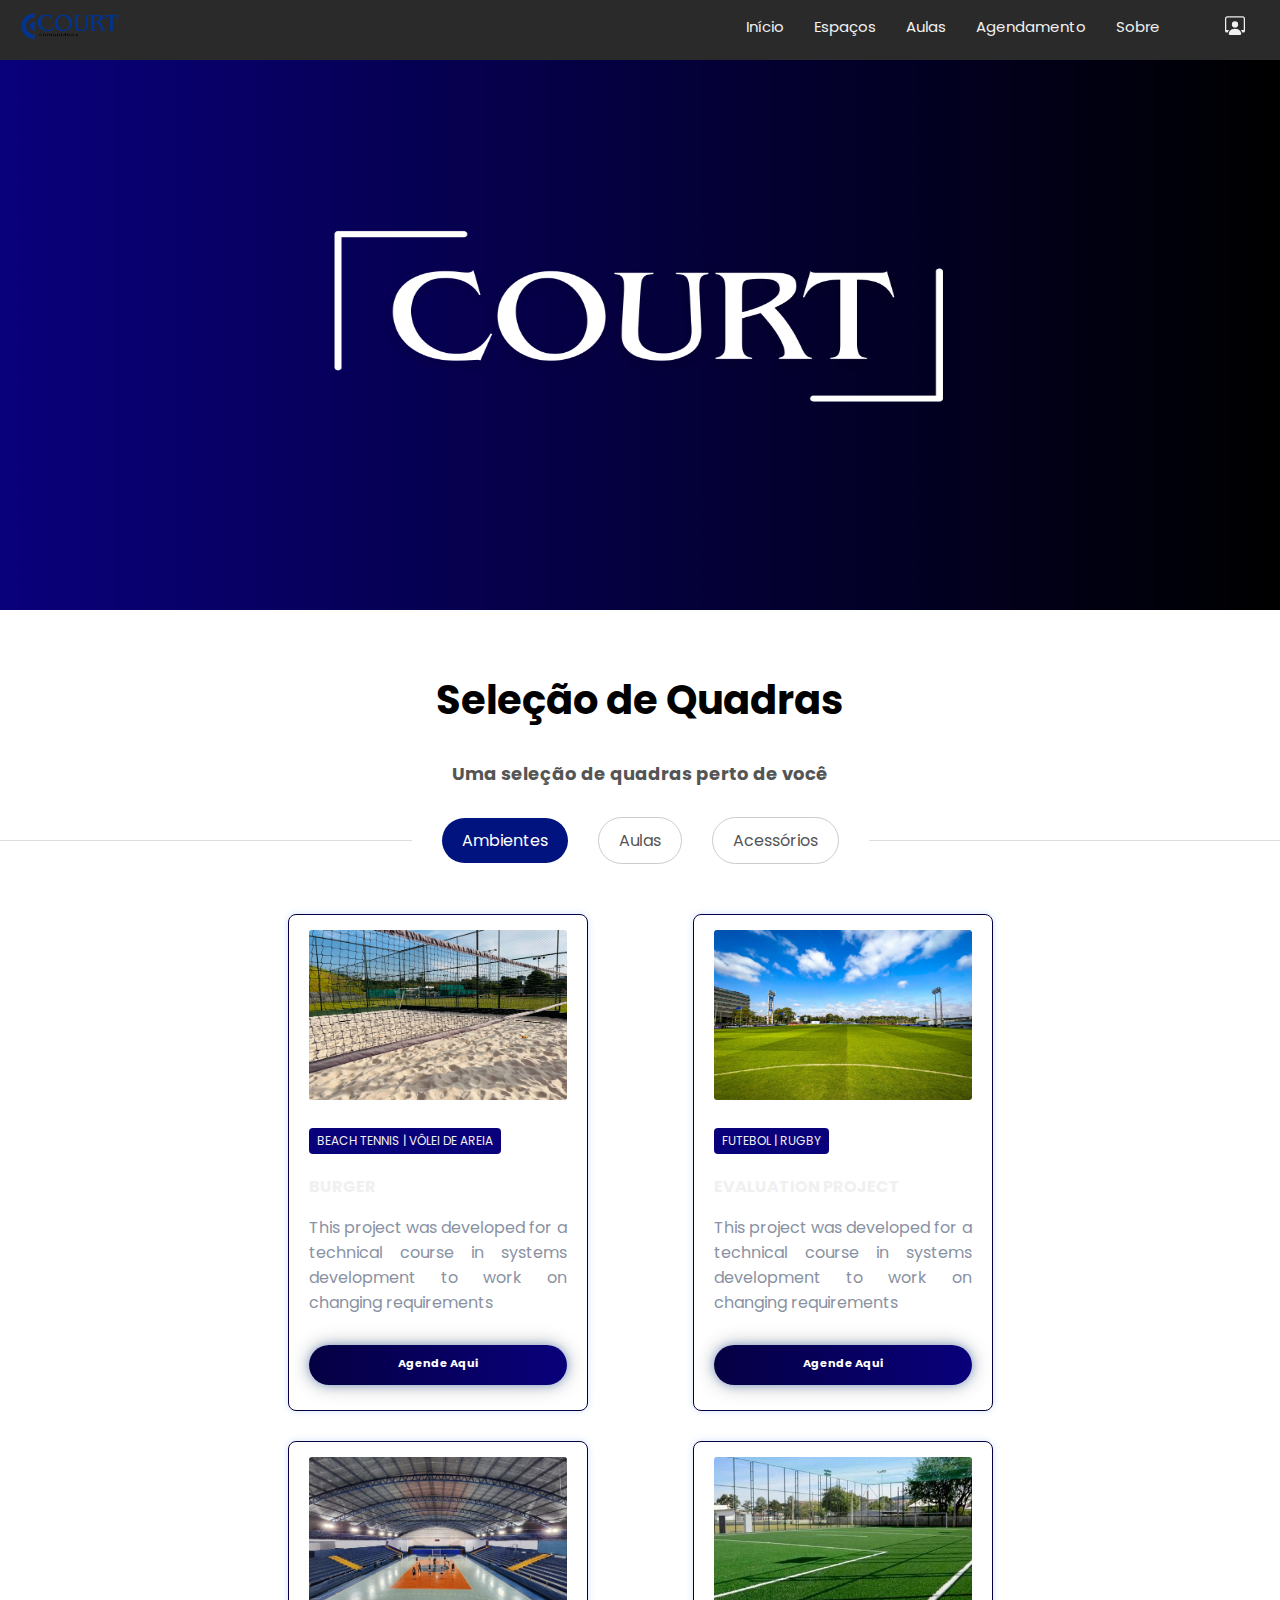
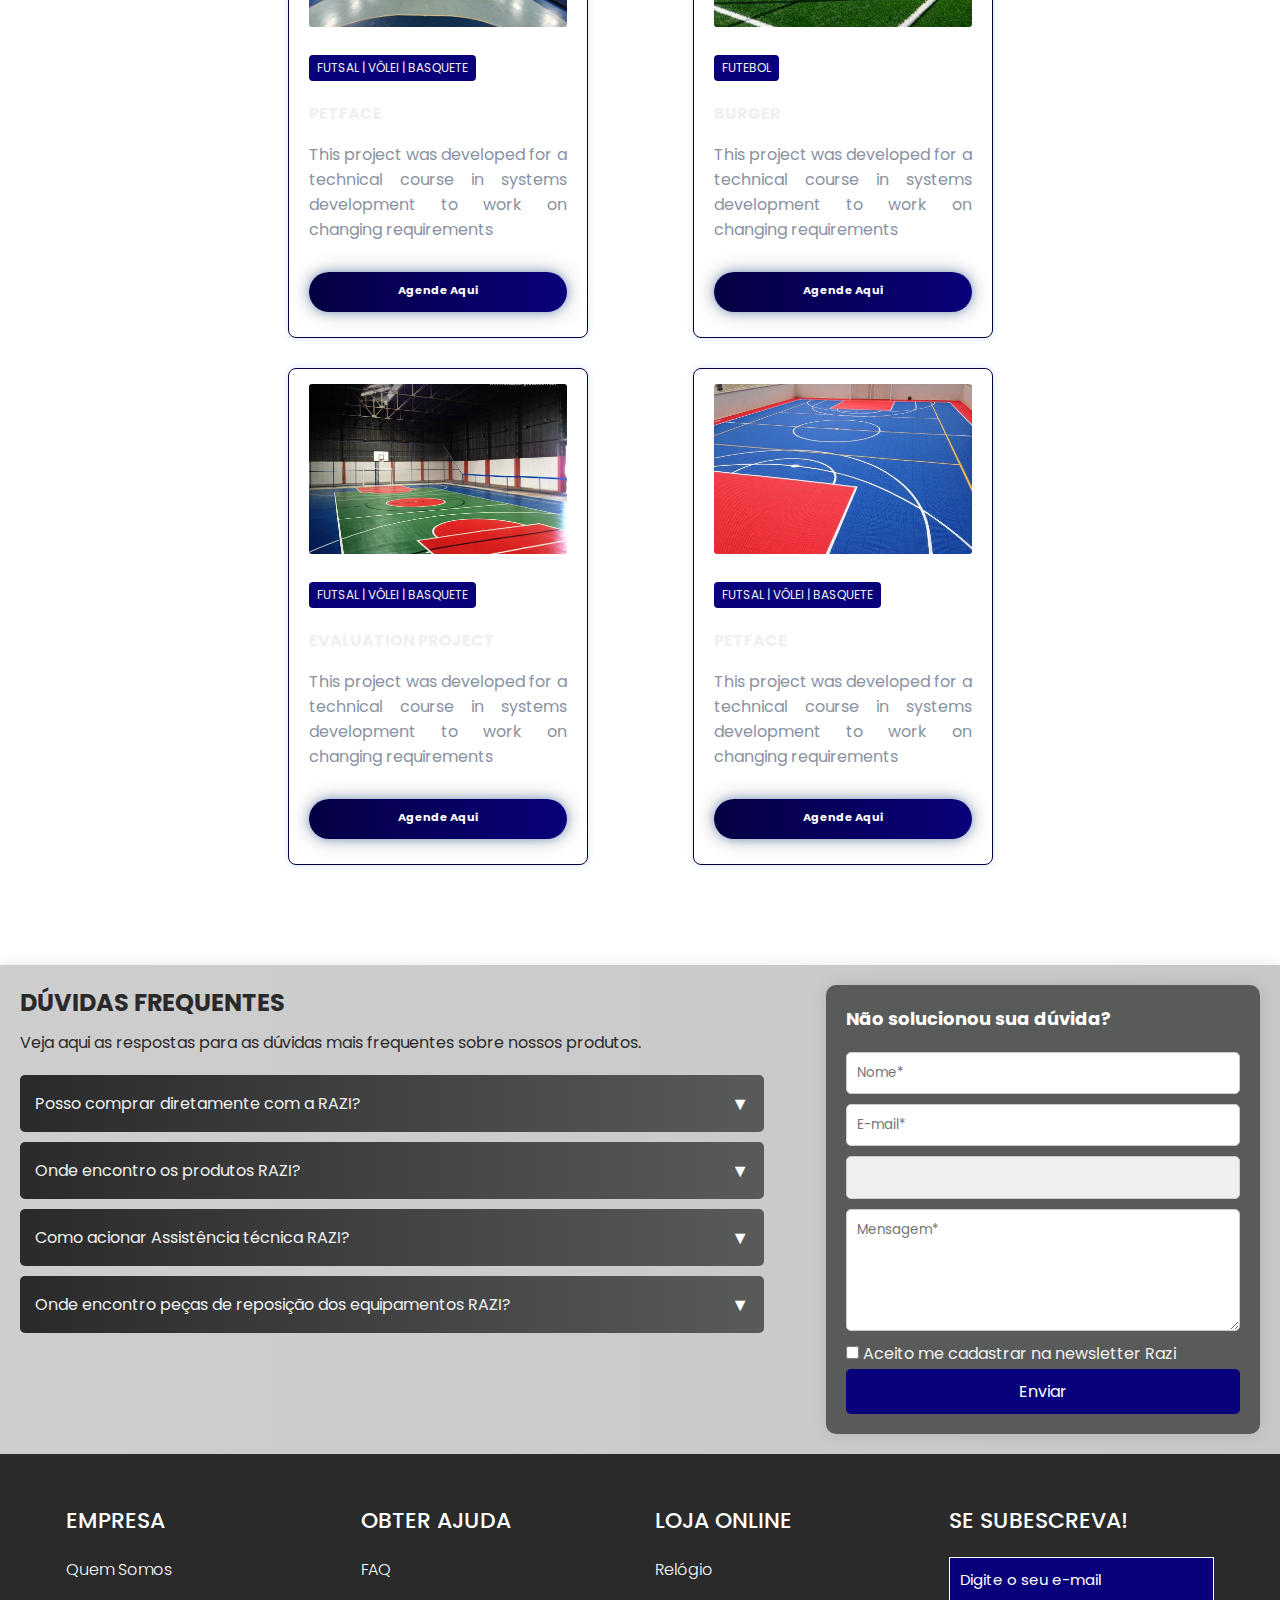
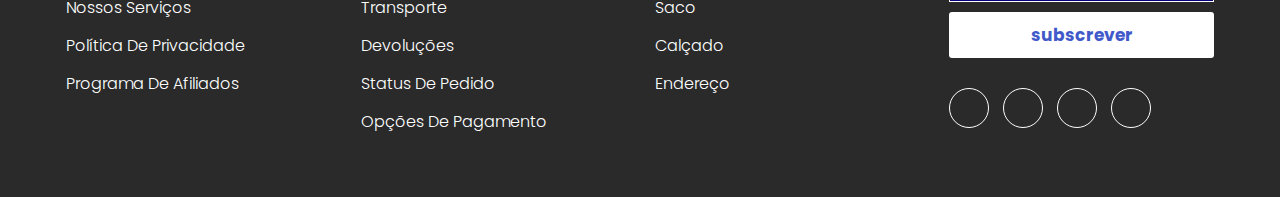
<file: index.html>
<!DOCTYPE html>
<html lang="en">
<head>
    <meta charset="UTF-8">
    <link rel="stylesheet" href="css/nav.css">
    <link rel="stylesheet" href="css/segunda.css">
    <link rel="stylesheet" href="css/projects.css">
    <link rel="stylesheet" href="css/rodape.css">
    <link rel="stylesheet" href="css/duvidas.css">
    <meta name="viewport" content="width=device-width, initial-scale=1.0">
     <title>Início</title>
</head>
<body>
    <nav>
        <div class="logo">
            <img src="img/Logo-removebg-preview.png" alt="">
        </div>
        <div class="menu">
            <ul class="menu">
                <li><a href="index.html">Início</a></li>
                <li><a href="">Espaços</a></li>
                <li><a href="">Aulas</a></li>
                <li><a href="">Agendamento</a></li>
                <li><a href="">Sobre</a></li>
            </ul>
            <a href=login.html><svg  class="icone" xmlns="://www.w3.org/2000/svg" width="50" height="20" fill="currentColor" class="bi bi-person-workspace" viewBox="0 0 16 16">
                <path d="M4 16s-1 0-1-1 1-4 5-4 5 3 5 4-1 1-1 1zm4-5.95a2.5 2.5 0 1 0 0-5 2.5 2.5 0 0 0 0 5"/>
                <path d="M2 1a2 2 0 0 0-2 2v9.5A1.5 1.5 0 0 0 1.5 14h.653a5.4 5.4 0 0 1 1.066-2H1V3a1 1 0 0 1 1-1h12a1 1 0 0 1 1 1v9h-2.219c.554.654.89 1.373 1.066 2h.653a1.5 1.5 0 0 0 1.5-1.5V3a2 2 0 0 0-2-2z"/>
            </svg></a>
        </div>
    </nav>
    <section class="primeira">
        <img src="/img/banner.png">
    </section>
    <section class="segunda">
        <div class="quadras">
            <h1>Seleção de Quadras</h1>
        </div>
    </section>
    <div class="selection-container">
        <h2>Uma seleção de quadras perto de você</h2>
        <div class="selection-menu">
            <button class="option active">Ambientes</button>
            <button class="option">Aulas</button>
            <button class="option">Acessórios</button>
        </div>
    </div>
<section class="projects">
    <h2 class="title-proj-mob">Projects</h2>
    <div class="card">
    <img src="img/beach.jpg" alt="Imagem do Card" class="card-image">
    <div class="card-body">
        <span class="badge">BEACH TENNIS | VÔLEI DE AREIA</span>
        <h5 class="card-title">BURGER</h5>
        <p class="description">This project was developed for a technical course in systems development to work on changing requirements</p>
        <div class="btn-group">
            <div class="btn-card"><a href="quadra.html">Agende Aqui</a></div>
        </div>
    </div>
</div>
<div class="card">
    <img src="img/campo.jpg" alt="Imagem do Card" class="card-image">
    <div class="card-body">
        <span class="badge">FUTEBOL | RUGBY</span>
        <h5 class="card-title">EVALUATION PROJECT</h5>
        <p class="description">This project was developed for a technical course in systems development to work on changing requirements</p>
        <div class="btn-group">
            <div class="btn-card"><a href="">Agende Aqui</a></div>
        </div>
    </div>
</div>
<div class="card">
    <img src="img/ginasio.jpg" alt="Imagem do Card" class="card-image">
    <div class="card-body">
        <span class="badge">FUTSAL | VÔLEI | BASQUETE</span>
        <h5 class="card-title">PetFace</h5>
        <p class="description">This project was developed for a technical course in systems development to work on changing requirements</p>
        <div class="btn-group">
            <div class="btn-card"><a href="">Agende Aqui</a></div>
        </div>
    </div>
</div>
<div class="card">
    <img src="img/society.jpg" alt="Imagem do Card" class="card-image">
    <div class="card-body">
        <span class="badge">FUTEBOL</span>
        <h5 class="card-title">BURGER</h5>
        <p class="description">This project was developed for a technical course in systems development to work on changing requirements</p>
        <div class="btn-group">
            <div class="btn-card"><a href="">Agende Aqui</a></div>
        </div>
    </div>
</div>
<div class="card">
    <img src="img/quadrafechada.jpg" alt="Imagem do Card" class="card-image">
    <div class="card-body">
        <span class="badge">FUTSAL | VÔLEI | BASQUETE</span>
        <h5 class="card-title">EVALUATION PROJECT</h5>
        <p class="description">This project was developed for a technical course in systems development to work on changing requirements</p>
        <div class="btn-group">
            <div class="btn-card"><a href="">Agende Aqui</a></div>
        </div>
    </div>
</div>
<div class="card">
    <img src="img/quadraaberta.jpg" alt="Imagem do Card" class="card-image">
    <div class="card-body">
        <span class="badge">FUTSAL | VÔLEI | BASQUETE</span>
        <h5 class="card-title">PetFace</h5>
        <p class="description">This project was developed for a technical course in systems development to work on changing requirements</p>
        <div class="btn-group">
            <div class="btn-card"><a href="">Agende Aqui</a></div>
        </div>
    </div>
</div>
</section>
<section class="container">
    <div class="faq-section">
        <div class="faq-list">
            <h2>DÚVIDAS FREQUENTES</h2>
            <p>Veja aqui as respostas para as dúvidas mais frequentes sobre nossos produtos.</p>

            <div class="faq-item">
                <span>Posso comprar diretamente com a RAZI?</span>
                <i class="arrow">&#x25BC;</i>
            </div>
            <div class="faq-item">
                <span>Onde encontro os produtos RAZI?</span>
                <i class="arrow">&#x25BC;</i>
            </div>
            <div class="faq-item">
                <span>Como acionar Assistência técnica RAZI?</span>
                <i class="arrow">&#x25BC;</i>
            </div>
            <div class="faq-item">
                <span>Onde encontro peças de reposição dos equipamentos RAZI?</span>
                <i class="arrow">&#x25BC;</i>
            </div>
        </div>

        <div class="form-section">
            <h3>Não solucionou sua dúvida?</h3>
            <form>
                <input type="text" name="name" placeholder="Nome*" required>
                <input type="email" name="email" placeholder="E-mail*" required>
                <select name="assunto" required>
                    <option value="" disabled selected>Assunto</option>
                    <option value="duvida">Dúvida</option>
                    <option value="suporte">Suporte Técnico</option>
                </select>
                <textarea name="mensagem" rows="5" placeholder="Mensagem*" required></textarea>
                <label>
                    <input type="checkbox" name="newsletter">
                    Aceito me cadastrar na newsletter Razi
                </label>
                <button type="submit">Enviar</button>
            </form>
        </div>
    </div>
</section>
<footer>
    <div class="container-footer">
        <div class="row-footer">
            <!-- footer col-->
            <div class="footer-col">
                <h4>Empresa</h4>
                <ul>
                    <li><a href="#"> Quem somos </a></li>
                    <li><a href=""> nossos serviços </a></li>
                    <li><a href=""> política de privacidade </a></li>
                    <li><a href=""> programa de afiliados</a></li>
                </ul>
            </div>
            <!--end footer col-->
            <!-- footer col-->
            <div class="footer-col">
                <h4>Obter ajuda</h4>
                <ul>
                    <li><a href="#">FAQ</a></li>
                    <li><a href="#">Transporte</a></li>
                    <li><a href="#">devoluções</a></li>
                    <li><a href="#">Status De Pedido</a></li>
                    <li><a href="#">Opções De Pagamento</a></li>
                </ul>
            </div>
            <!--end footer col-->
            <!-- footer col-->
            <div class="footer-col">
                <h4>Loja online</h4>
                <ul>
                    <li><a href="#">Relógio</a></li>
                    <li><a href="#">Saco</a></li>
                    <li><a href="#">Calçado</a></li>
                    <li><a href="#">Endereço</a></li>
                </ul>
            </div>
            <!--end footer col-->
            <!-- footer col-->
            <div class="footer-col">
                <h4>Se subescreva!</h4>
                <div class="form-sub">
                    <form>
                        <input type="email" placeholder="Digite o seu e-mail" required>
                        <button>subscrever</button>
                    </form>
                </div>

                <div class="medias-socias">
                    <a href="#"> <i class="fa fa-facebook"></i> </a>
                    <a href="#"> <i class="fa fa-instagram"></i> </a>
                    <a href="#"> <i class="fa fa-twitter"></i> </a>
                    <a href="#"> <i class="fa fa-linkedin"></i> </a>
                </div>

            </div>
            <!--end footer col-->
        </div>
    </div>
</footer>

</body>
</html>
</file>
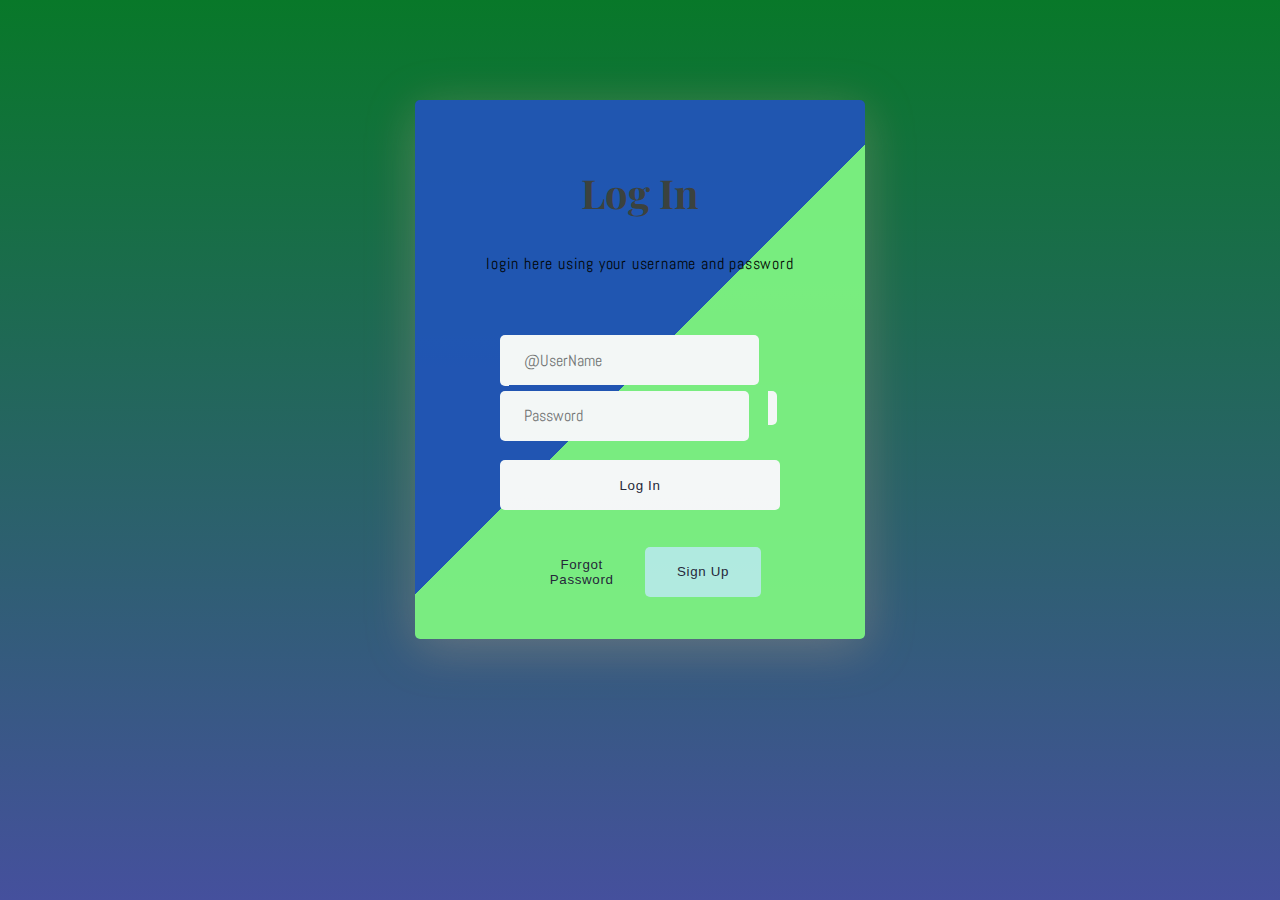
<file: login.html>
<!DOCTYPE html>
<html lang="en">

<head>
    <meta charset="UTF-8">
    <link rel="stylesheet" href="css/login.css">
    <meta name="viewport" content="width=device-width, initial-scale=1.0">
    <title>Document</title>
</head>
<body>
    <div class="overlay">
        <form>
            <div class="con">
                <header class="head-form">
                    <h2>Log In</h2>
                    <p>login here using your username and password</p>
                </header>
                <br>
                <div class="field-set">
                    <span class="input-item">
                        <i class="fa fa-user-circle"></i>
                    </span>
                    <input class="form-input" id="txt-input" type="text" placeholder="@UserName" required>
                    <br>
                    <span class="input-item">
                        <i class="fa fa-key"></i>
                    </span>
                    <input class="form-input" type="password" placeholder="Password" id="pwd" name="password" required>

                    <span>
                        <i class="fa fa-eye" aria-hidden="true" type="button" id="eye"></i>
                    </span>
                    <br>
                    <button class="log-in"> Log In </button>
                </div>
                <div class="other">
                    <button class="btn submits frgt-pass">Forgot Password</button>
                   <a href=index.html><button class="btn submits sign-up">Sign Up
                        <i class="fa fa-user-plus" aria-hidden="true"></i>
                    </button></a>
                </div>
            </div>
        </form>
    </div>
</body>
</html>
</file>
<file: css/nav.css>
*{
    margin: 0;
    padding: 0;
    box-sizing: border-box;
    text-decoration: none;
    font-family: 'Arial', sans-serif;
    color: #f0f0f0;
}

h2 {
    text-align: left;
    font-size: 24px;
    margin-bottom: 20px;
}

nav{
    display: flex;
    justify-content: space-between;
    align-items: center;
    padding: 30px 0;
    background-color: #2A2A2A;
    height: 20px;

}

nav li{
    text-decoration: none;
    font-size: 15px;
}
nav img{
    width: 100px
}

a{
    color: inherit;
    padding-bottom: 3px;
}

a:hover{
    border-bottom:3px solid;
}


.social{
    display: flex;
    gap: 10px;
}

.social i{
    font-size: 1.5rem;
}

.menu{
    display: flex;
    list-style: none;
    color: inherit;
    font-size: large;
    gap:30px;
}
.logo{
    margin-left: 20px;
}

.menu{
    margin-right: 20px;
}
.primeira{
    width: 100%;
    height: 550px;
}
.primeira img{
    height: 100%;
    width: 100%;
}
.primeira2{
    width: 100%;
    height: 300px;
}
.primeira2 img{
    height: 100%;
    width: 100%;
}
</file>
<file: css/segunda.css>
.segunda{
    display: flex;
    justify-content: center;
}
.quadras{
    margin-top: 60px;
}

h1{
    color:black;
    font-size: 40px;
}
* {
    margin: 0;
    padding: 0;
    box-sizing: border-box;
}


.selection-container {
    text-align: center;
}

h2 {
    font-size: 18px;
    color: #555;
    margin-bottom: 20px;
}

.selection-menu {
    display: flex;
    justify-content: center;
    align-items: center;
    gap: 30px;
    margin-top: 30px;
}
.selection-container h2 {
    display: flex;
    justify-content: center;
    margin-top: 30px;
}

.option {
    padding: 10px 20px;
    border-radius: 30px;
    border: 1px solid #ccc;
    background-color: white;
    color: #555;
    cursor: pointer;
    font-size: 16px;
}

.option.active {
    background-color: #00137F;
    color: white;
    border: none;
}

.option:hover {
    background-color: #f0f0f0;
}

.selection-menu::before,
.selection-menu::after {
    content: '';
    flex: 1;
    height: 1px;
    background-color: #ddd;
}
</file>
<file: css/projects.css>
.projects{
    margin: 50px 0;
    padding: 0 250px;
    display: flex;
    justify-content: space-around;
    gap: 30px;
    flex-wrap: wrap;
}
.projects2{
    width: 100%;
    margin: 50px 0;
    padding: 0 270px;
    display: flex;
    justify-content: space-around;
    gap: 30px;
    flex-wrap: wrap;
    margin-top: 170px;
}

.title-proj{
    margin: 50px 0;
    padding: 0 250px;
}

.title-proj-mob{
    display: none;
    margin: 0;
    padding: 0;
}

.projects h2{
    margin-bottom: 40px;
}

.card{
    width: 300px;
    border: 1px solid  #050043;
    padding: 15px 20px;
    border-radius: 8px;
    overflow: hidden;
    box-shadow: 0 4px 8px rgba(0, 0, 0, 0.1);
    box-shadow:0px 0 7px rgba(114, 167, 241, 0.313);
}
.card2{
    height: 550px;
    width: 420px;
    border: 1px solid  #6F73FF;
    padding: 15px 20px;
    border-radius: 8px;
    overflow: hidden;
    box-shadow: 0 4px 8px rgba(0, 0, 0, 0.1);
    box-shadow:0px 0 7px rgba(114, 167, 241, 0.313);
    display: flex;
    flex-direction: column;
    justify-content: space-between;
}

.card-image {
    width: 100%;
    height: 170px;
    object-fit: cover;
    border-radius: 3px;
    margin-bottom: 20px;
}


.badge {
    display: inline-block;
    background-color: #09007B;
    padding: 4px 8px;
    border-radius: 4px;
    font-size: 12px;
    margin-bottom: 20px;
}

.card-title {
    font-size: 16px;
    margin: 0 0 16px 0;
    text-transform: uppercase;
    font-weight: bold;
}

.btn-card, .btn-card-git, .btn-card2{
    display: inline-block;
    flex:1;
    display: flex;
    justify-content: center;
    align-items: center;
    padding: 10px;
    font-size: 0.7rem;
    font-weight: bold;
    color: white;
    text-decoration: none;
    box-shadow: 0 0 20px rgba(0, 0, 0, 0.3),
    0 0 8px rgba(114, 167, 241, 0.642);
    border-radius: 30px;
    background: linear-gradient(90deg, #050043, #09007B);
    transition: all 0.3s ease;
}


.description{
    text-align: justify;
    margin: 10px 0 30px 0 ;
    color: #8992A3;
}



.btn-card:hover, .btn-card-git:hover {
    background: linear-gradient(90deg, #532cff, #386aff);
    transform: translateZ(3px);
}

.btn-card a:hover, .btn-card-git a:hover{
    border: none;
}

.btn-card-git{
    background: transparent;
}

.btn-group{
    display: flex;
    gap:15px;
    margin-bottom: 10px;
}
.card-title2{
    font-size: 46px;
    margin: 0 0 16px 0;
    text-transform: uppercase;
    font-weight: bold;
}
.noticias{
    font-size: 30px;
    margin-top: 50px;
}
</file>
<file: css/rodape.css>
@import url('https://fonts.googleapis.com/css2?family=Poppins:wght@300;400;500;600&display=swap');
*{
    margin: 0;
    padding: 0;
    box-sizing: border-box;
    font-family: 'Poppins', sans-serif;
}
footer{
    background-color: #2A2A2A;
    padding: 50px 0;
}
.container-footer{
    max-width: 1400px;
    padding: 0 4%;
    margin: auto;
}
.row-footer{
    display: flex;
    flex-wrap: wrap;
}

.footer-col{
    width: 25%;
    padding: 0 15px;
}
.footer-col h4{
    font-size: 22px;
    color: white;
    margin-bottom: 20px;
    font-weight: 500;
    position: relative;
    text-transform: uppercase;
}
.footer-col ul{
    list-style: none;
}
.footer-col ul li{
    margin: 10px 0;
}
.footer-col ul li a{
    font-size: 16px;
    text-transform: capitalize;
    color: white;
    text-decoration: none;
    font-weight: 300;
    display: block;
    transition: all 0.3s ease;
}
.footer-col ul li a:hover{
    color: #cecdcd;
    padding-left: 10px;
}
.footer-col .medias-socias{
    margin-top: 30px;
}
.footer-col .medias-socias a{
    display: inline-flex;
    align-items: center;
    justify-content: center;
    height: 40px;
    width: 40px;
    margin: 0 10px 10px 0;
    text-decoration: none;
    border-radius: 50%;
    color: white;
    border: 1px solid white;
    transition: all 0.5s ease;
}
.footer-col .medias-socias a i{
    font-size: 20px;
}

.footer-col .medias-socias a:hover{
    color: #415aca;
    background-color: white;
}
.footer-col .form-sub input{
    width: 100%;
    padding: 10px;
    font-size: 15px;
    outline: none;
    border: 1px solid white;
    color: white;
    background-color: #09007B;
}
.footer-col .form-sub input::placeholder{
    color: white;
}
.footer-col .form-sub button{
    width: 100%;
    margin-top: 10px;
    padding: 10px; 
    font-size: 17px;
    outline: none;
    border: none;
    cursor: pointer;
    color: #415aca;
    border-radius: 3px;
    font-weight: bold;
    background-color: white;        
}
/* Responsivo */
@media (max-width: 800px) {
    .footer-col{
        width: 50%;
        margin-bottom: 30px;
    }
}
@media (max-width:600px) {
    .footer-col{
        width: 100%;
    }
}
</file>
<file: css/duvidas.css>
.container {
    width: 100%;
    margin-top: 100px;
}

.faq-section {
    display: flex;
    justify-content: space-between;
    background-color: #fff;
    padding: 20px;
    box-shadow: 0px 0px 15px rgba(0, 0, 0, 0.1);
    background: linear-gradient(90deg, #CECECE, #C7C7C7);
}

.faq-list {
    width: 60%;
}

.faq-list h2 {
    color: #2A2A2A;
    font-size: 24px;
    margin-bottom: 10px;
}

.faq-list p {
    color: #2A2A2A;
    font-size: 16px;
    margin-bottom: 20px;
}
 
.faq-item {
    background-color: #f3f3f3;
    margin-bottom: 10px;
    padding: 15px;
    border-radius: 5px;
    cursor: pointer;
    display: flex;
    justify-content: space-between;
    align-items: center;
    background: linear-gradient(90deg, #2A2A2A, #595B5A);
}

.faq-item:hover {
    background-color: #e0e0e0;
}

.faq-item i {
    font-size: 18px;
    color: white;
}

.form-section {
    width: 35%;
    background-color: #595B5A;
    padding: 20px;
    border-radius: 10px;
    box-shadow: 0px 0px 15px rgba(0, 0, 0, 0.1);
}

.form-section h3 {
    color: white;
    font-size: 18px;
    margin-bottom: 20px;
}

.form-section form {
    display: flex;
    flex-direction: column;
}

.form-section form input,
.form-section form textarea,
.form-section form select {
    padding: 10px;
    margin-bottom: 10px;
    border: 1px solid #ccc;
    border-radius: 5px;
}

.form-section form input[type="checkbox"] {
    width: auto;
}

.form-section form button {
    background-color: #09007B;
    color: #fff;
    border: none;
    padding: 10px;
    cursor: pointer;
    border-radius: 5px;
    font-size: 16px;
}

.form-section form button:hover {
    background-color: #e68a00;
}
</file>
<file: css/login.css>
@import url('https://fonts.googleapis.com/css?family=Abel|Abril+Fatface|Alegreya|Arima+Madurai|Dancing+Script|Dosis|Merriweather|Oleo+Script|Overlock|PT+Serif|Pacifico|Playball|Playfair+Display|Share|Unica+One|Vibur');

* {
    padding: 0;
    box-sizing: border-box;
    align-items: center;
}

.overlay{
    align-items: center;
    margin-top: 100px;
}
body {
    background-image: linear-gradient(-225deg, #45509D 0%, #45509D 100%);
background-image: linear-gradient(to top, #45509D 0%, #087829 100%);
background-attachment: fixed;
  background-repeat: no-repeat;

    font-family: 'Vibur', cursive;

    font-family: 'Abel', sans-serif;
opacity: .95;

}

form {
    width: 450px;
    min-height: 500px;
    height: auto;
    border-radius: 5px;
    margin: 2% auto;
    box-shadow: 0 9px 50px hsla(20, 67%, 75%, 0.31);
    padding: 2%;
    background-image: linear-gradient(-225deg, #2155B7 50%, #7EF482 50%);
}

form .con {
    display: -webkit-flex;
    display: flex;
  
    -webkit-justify-content: space-around;
    justify-content: space-around;
  
    -webkit-flex-wrap: wrap;
    flex-wrap: wrap;
  
      margin: 0 auto;
}

header {
    margin: 2% auto 10% auto;
    text-align: center;
}

header h2 {
    font-size: 250%;
    font-family: 'Playfair Display', serif;
    color: #3e403f;
}
header p {letter-spacing: 0.05em;}






.input-item {
    background: #fff;
    color: #333;
    padding: 14.5px 0px 15px 9px;
    border-radius: 5px 0px 0px 5px;
}



/* Show/hide password Font Icon */
#eye {
    background: #fff;
    color: #333;
  
    margin: 5.9px 0 0 0;
    margin-left: -20px;
    padding: 15px 9px 19px 0px;
    border-radius: 0px 5px 5px 0px;
  
    float: right;
    position: relative;
    right: 1%;
    top: -.2%;
    z-index: 5;
    
    cursor: pointer;
}
/* inputs form  */
input[class="form-input"]{
    width: 240px;
    height: 50px;
  
    margin-top: 2%;
    padding: 15px;
    
    font-size: 16px;
    font-family: 'Abel', sans-serif;
    color: #5E6472;
  
    outline: none;
    border: none;
  
    border-radius: 0px 5px 5px 0px;
    transition: 0.2s linear;
    
}
input[id="txt-input"] {width: 250px;}
/* focus  */
input:focus {
    transform: translateX(-2px);
    border-radius: 5px;
}

button {
    display: inline-block;
    color: #252537;
  
    width: 280px;
    height: 50px;
  
    padding: 0 20px;
    background: #fff;
    border-radius: 5px;
    
    outline: none;
    border: none;
  
    cursor: pointer;
    text-align: center;
    transition: all 0.2s linear;
    
    margin: 7% auto;
    letter-spacing: 0.05em;
}
/* Submits */
.submits {
    width: 48%;
    display: inline-block;
    float: left;
    margin-left: 2%;
}

.frgt-pass {background: transparent;}


.sign-up {background: #B8F2E6;}

button:hover {
    transform: translatey(3px);
    box-shadow: none;
}

button:hover {
    animation: ani9 0.4s ease-in-out infinite alternate;
}
@keyframes ani9 {
    0% {
        transform: translateY(3px);
    }
    100% {
        transform: translateY(5px);
    }
}
</file>
